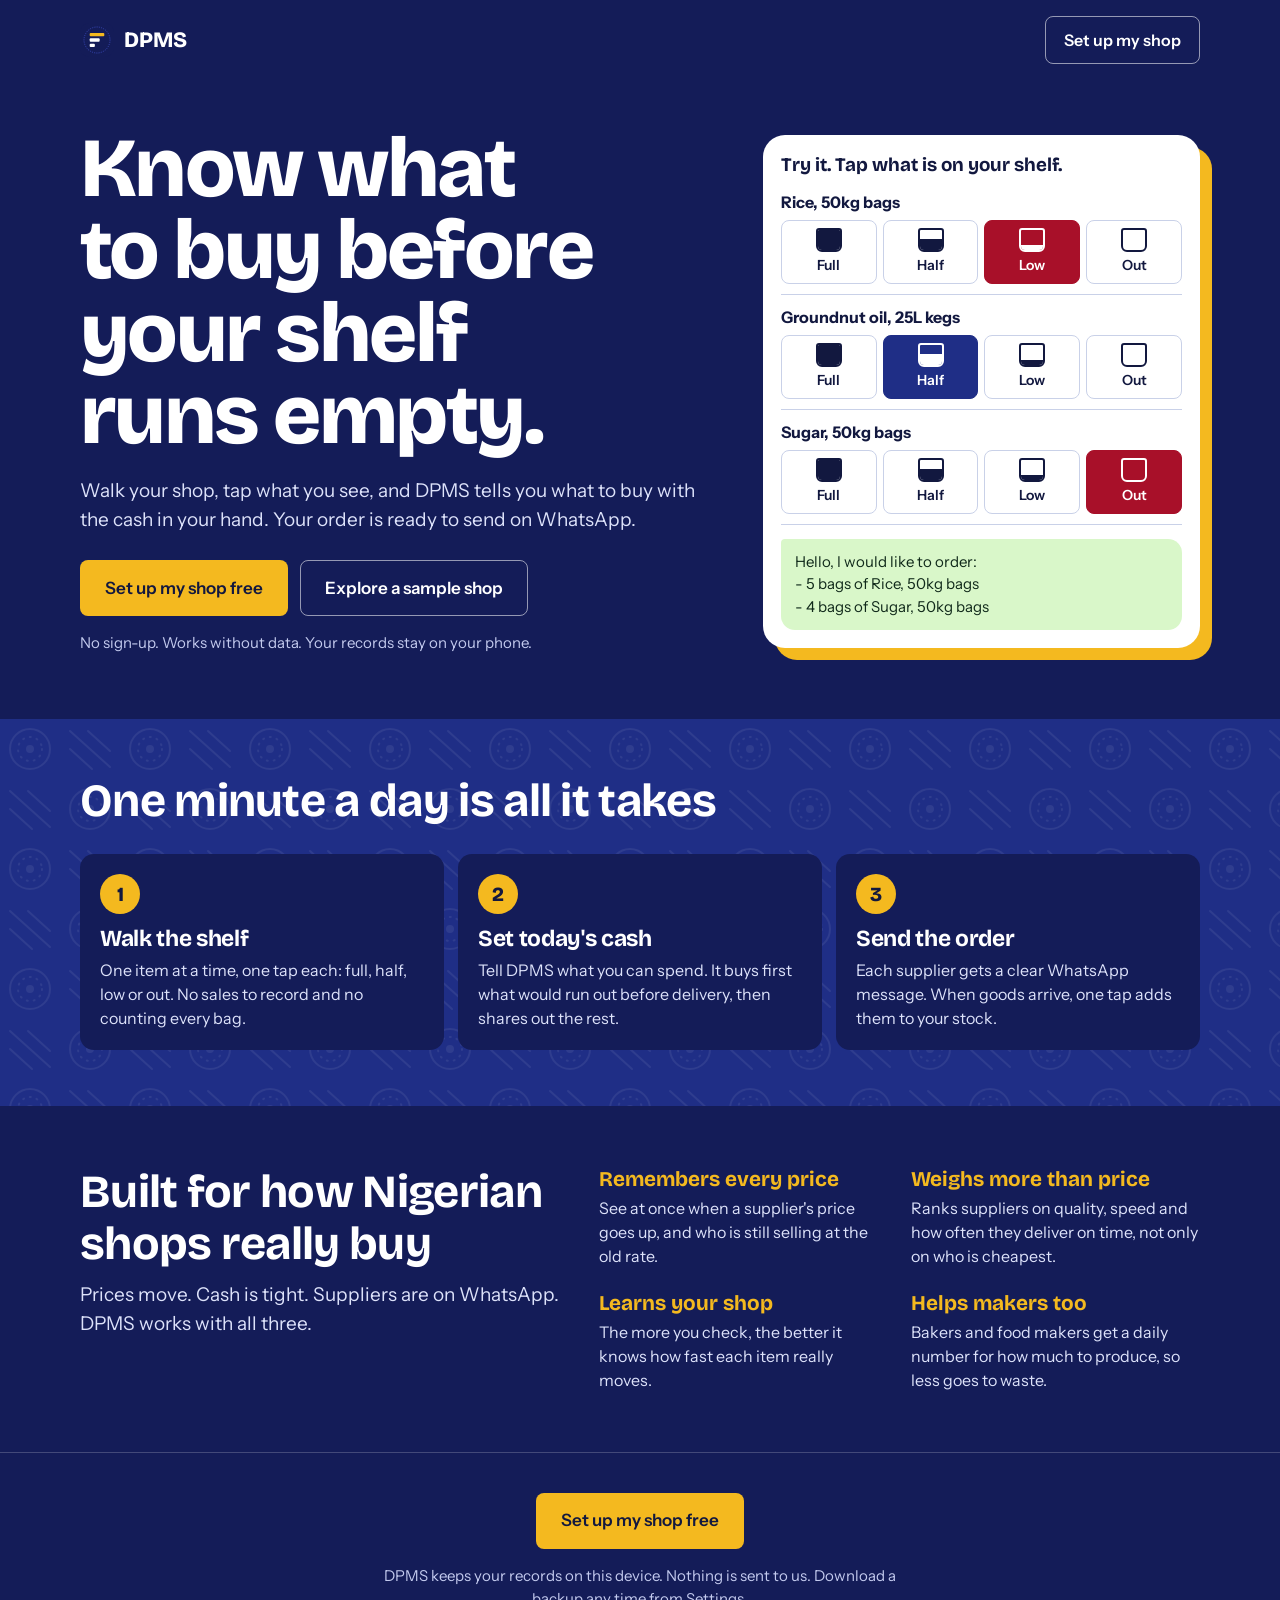
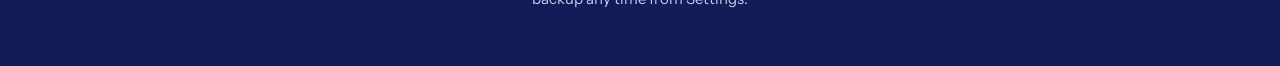
<file: index.html>
<!DOCTYPE html>
<html lang="en-NG">
<head>
<meta charset="UTF-8">
<meta name="viewport" content="width=device-width, initial-scale=1, viewport-fit=cover">
<meta http-equiv="Content-Security-Policy" content="default-src 'self'; script-src 'self'; style-src 'self' 'unsafe-inline'; img-src 'self' data:; font-src 'self'; connect-src 'self'; manifest-src 'self'; base-uri 'self'; object-src 'none'">
<title>DPMS: know what to buy before your shelf runs empty</title>
<meta name="description" content="A free stock and buying app for Nigerian shops and makers. Check your shelf in a minute, see what to buy with the cash you have, and send the order on WhatsApp. Works offline.">
<meta name="theme-color" content="#141C58">
<meta property="og:title" content="DPMS: know what to buy before your shelf runs empty">
<meta property="og:description" content="Check your shelf in a minute, plan your buying around today's cash, and send the order on WhatsApp.">
<meta property="og:type" content="website">
<link rel="manifest" href="manifest.webmanifest">
<link rel="icon" href="icons/icon.svg" type="image/svg+xml">
<link rel="apple-touch-icon" href="icons/apple-touch-icon.png">
<link rel="preload" href="fonts/bricolage.woff2" as="font" type="font/woff2" crossorigin>
<link rel="stylesheet" href="css/app.css">
</head>
<body>

<div id="landing">
  <header class="l-nav">
    <a class="wordmark" href="#top" aria-label="DPMS home"><img src="icons/icon.svg" alt="" width="34" height="34">DPMS</a>
    <button class="btn btn-quiet-light" data-act="startSetup">Set up my shop</button>
  </header>

  <section class="l-hero" id="top">
    <div class="l-hero-copy">
      <h1>Know what to buy before your shelf runs empty.</h1>
      <p>Walk your shop, tap what you see, and DPMS tells you what to buy with the cash in your hand. Your order is ready to send on WhatsApp.</p>
      <div class="l-cta">
        <button class="btn btn-turmeric btn-lg" data-act="startSetup">Set up my shop free</button>
        <button class="btn btn-quiet-light btn-lg" data-act="loadSample">Explore a sample shop</button>
      </div>
      <p class="l-note">No sign-up. Works without data. Your records stay on your phone.</p>
    </div>
    <div class="l-demo" id="demo" aria-label="Try it: tap a stock level and see the order change"></div>
  </section>

  <section class="l-band">
    <h2>One minute a day is all it takes</h2>
    <ol class="l-steps">
      <li><h3>Walk the shelf</h3><p>One item at a time, one tap each: full, half, low or out. No sales to record and no counting every bag.</p></li>
      <li><h3>Set today's cash</h3><p>Tell DPMS what you can spend. It buys first what would run out before delivery, then shares out the rest.</p></li>
      <li><h3>Send the order</h3><p>Each supplier gets a clear WhatsApp message. When goods arrive, one tap adds them to your stock.</p></li>
    </ol>
  </section>

  <section class="l-why">
    <div>
      <h2>Built for how Nigerian shops really buy</h2>
      <p>Prices move. Cash is tight. Suppliers are on WhatsApp. DPMS works with all three.</p>
    </div>
    <dl class="l-facts">
      <div><dt>Remembers every price</dt><dd>See at once when a supplier's price goes up, and who is still selling at the old rate.</dd></div>
      <div><dt>Weighs more than price</dt><dd>Ranks suppliers on quality, speed and how often they deliver on time, not only on who is cheapest.</dd></div>
      <div><dt>Learns your shop</dt><dd>The more you check, the better it knows how fast each item really moves.</dd></div>
      <div><dt>Helps makers too</dt><dd>Bakers and food makers get a daily number for how much to produce, so less goes to waste.</dd></div>
    </dl>
  </section>

  <footer class="l-foot">
    <button class="btn btn-turmeric btn-lg" data-act="startSetup">Set up my shop free</button>
    <p>DPMS keeps your records on this device. Nothing is sent to us. Download a backup any time from Settings.</p>
  </footer>
</div>

<div id="app" hidden>
  <nav class="rail" id="rail" aria-label="Main"></nav>
  <main id="view" tabindex="-1"></main>
</div>

<dialog id="sheet" aria-labelledby="sheet-title"></dialog>
<div id="toast" role="status" aria-live="polite"></div>

<noscript><p class="noscript">DPMS needs JavaScript turned on to work.</p></noscript>

<script src="js/engine.js"></script>
<script src="js/catalog.js"></script>
<script src="js/app.js"></script>
</body>
</html>
</file>
<file: css/app.css>
/* DPMS visual system. Colours come from adire cloth: indigo dye, turmeric, palm and hibiscus. */
@font-face{font-family:"Bricolage Grotesque";src:url(../fonts/bricolage.woff2) format("woff2");font-weight:500 800;font-display:swap}
@font-face{font-family:"Bricolage Grotesque";src:url(../fonts/bricolage-naira.woff2) format("woff2");font-weight:500 800;font-display:swap;unicode-range:U+20A6}
@font-face{font-family:"Instrument Sans";src:url(../fonts/instrument.woff2) format("woff2");font-weight:400 700;font-display:swap}
@font-face{font-family:"Instrument Sans";src:url(../fonts/bricolage-naira.woff2) format("woff2");font-weight:400 700;font-display:swap;unicode-range:U+20A6}

:root{
  color-scheme:light;
  --bg:#EDF0F9;--surface:#FFFFFF;--surface-2:#E3E8F6;--ink:#12183F;--ink-2:#465074;--line:#C9D1E8;
  --indigo:#1F2E86;--indigo-deep:#141C58;--turmeric:#F4B91F;
  --btn:#1F2E86;--btn-ink:#FFFFFF;--accent:#1F2E86;
  --palm:#0A6143;--palm-soft:#D5F0E3;--hib:#A81029;--hib-soft:#FBE1E5;--amber:#6E4600;--amber-soft:#FCEBBE;
  --bar:#1F2E86;--focus:#1F2E86;
  --display:"Bricolage Grotesque","Trebuchet MS",sans-serif;
  --body:"Instrument Sans",system-ui,-apple-system,"Segoe UI",Roboto,sans-serif;
  --r-s:8px;--r-m:14px;--r-l:22px;
  --safe-b:env(safe-area-inset-bottom,0px);
}
@media (prefers-color-scheme:dark){:root:not([data-theme=light]){
  color-scheme:dark;
  --bg:#0B0F31;--surface:#151B4A;--surface-2:#222A69;--ink:#EFF1FC;--ink-2:#B6BDDF;--line:#363F80;
  --btn:#F4B91F;--btn-ink:#12183F;--accent:#B9C4FF;
  --palm:#7BE3B8;--palm-soft:#0E3A33;--hib:#FFA3B1;--hib-soft:#4B1531;--amber:#FFD76E;--amber-soft:#43340F;
  --bar:#B9C4FF;--focus:#F4B91F;
}}
:root[data-theme=dark]{
  color-scheme:dark;
  --bg:#0B0F31;--surface:#151B4A;--surface-2:#222A69;--ink:#EFF1FC;--ink-2:#B6BDDF;--line:#363F80;
  --btn:#F4B91F;--btn-ink:#12183F;--accent:#B9C4FF;
  --palm:#7BE3B8;--palm-soft:#0E3A33;--hib:#FFA3B1;--hib-soft:#4B1531;--amber:#FFD76E;--amber-soft:#43340F;
  --bar:#B9C4FF;--focus:#F4B91F;
}

*{box-sizing:border-box}
html{-webkit-text-size-adjust:100%}
body{margin:0;background:var(--bg);color:var(--ink);font:400 16px/1.5 var(--body);-webkit-font-smoothing:antialiased;-webkit-tap-highlight-color:transparent}
[hidden]{display:none!important}
h1,h2,h3{font-family:var(--display);font-weight:700;line-height:1.12;margin:0;letter-spacing:-.015em;text-wrap:balance}
p{margin:0}
button,input,select,textarea{font:inherit;color:inherit}
button{cursor:pointer}
a{color:var(--accent)}
:focus-visible{outline:3px solid var(--focus);outline-offset:2px}
main:focus{outline:none}
.num{font-variant-numeric:tabular-nums}
.muted{color:var(--ink-2)}
.small{font-size:14px}
.noscript{padding:24px}

/* Buttons */
.btn{display:inline-flex;align-items:center;justify-content:center;gap:8px;min-height:48px;padding:10px 18px;border-radius:var(--r-s);border:1.5px solid transparent;background:var(--btn);color:var(--btn-ink);font-weight:600;text-decoration:none;text-align:center;transition:transform .08s ease}
.btn:active{transform:scale(.98)}
.btn svg{width:20px;height:20px;flex:none}
.btn-lg{min-height:56px;padding:12px 24px;font-size:17px}
.btn-block{display:flex;width:100%}
.btn-line{background:transparent;color:var(--ink);border-color:var(--line)}
.btn-ghost{background:transparent;color:var(--accent);padding-inline:10px}
.btn-danger{background:transparent;color:var(--hib);border-color:var(--hib)}
.btn-wa{background:#0B6B4A;color:#fff}
.btn-turmeric{background:var(--turmeric);color:#12183F}
.btn-quiet-light{background:transparent;color:#fff;border-color:rgba(255,255,255,.55)}
.icon-btn{width:48px;height:48px;display:inline-flex;align-items:center;justify-content:center;border:0;border-radius:var(--r-s);background:transparent;color:var(--ink)}
.icon-btn svg{width:24px;height:24px}
.row{display:flex;gap:10px;align-items:center}
.row-wrap{flex-wrap:wrap}
.grow{flex:1;min-width:0}
.stack{display:grid;gap:12px}

/* Landing */
#landing{background:var(--indigo-deep);color:#fff}
.l-nav{display:flex;justify-content:space-between;align-items:center;max-width:1160px;margin:auto;padding:16px 20px}
.wordmark{display:flex;align-items:center;gap:10px;color:#fff;font:800 22px var(--display);text-decoration:none}
.wordmark img{border-radius:9px}
.l-hero{position:relative;max-width:1160px;margin:auto;padding:28px 20px 64px;display:grid;gap:40px}
.l-hero h1{font-size:clamp(42px,11.5vw,84px);font-weight:800;line-height:.98;letter-spacing:-.03em}
.l-hero-copy>p:first-of-type{font-size:19px;margin-top:20px;max-width:34em;color:#DDE2FA}
.l-cta{display:flex;flex-wrap:wrap;gap:12px;margin-top:26px}
.l-note{margin-top:16px;font-size:15px;color:#C3CAEE}
.l-demo{background:var(--surface);color:var(--ink);border-radius:var(--r-l);padding:18px;box-shadow:12px 12px 0 var(--turmeric)}
.demo-row{padding:10px 0;border-bottom:1px solid var(--line)}
.demo-row b{display:block;margin-bottom:6px}
.bubble{margin-top:14px;background:#D9F7C9;color:#10291A;border-radius:4px 14px 14px 14px;padding:12px 14px;font-size:15px;white-space:pre-line}
.demo-cap{font:700 19px var(--display);margin-bottom:4px}
.l-band{position:relative;background:var(--indigo);padding:56px 20px}
.l-band::before{content:"";position:absolute;inset:0;background:url(../icons/adire.svg) 0 0/120px;opacity:.07;pointer-events:none}
.l-band>*{position:relative}
.l-band h2,.l-why h2{font-size:clamp(30px,6vw,46px)}
.l-band h2{max-width:1120px;margin:0 auto 28px}
.l-steps{list-style:none;counter-reset:s;max-width:1120px;margin:auto;padding:0;display:grid;gap:14px}
.l-steps li{counter-increment:s;background:var(--indigo-deep);padding:20px;border-radius:var(--r-m)}
.l-steps li::before{content:counter(s);display:grid;place-items:center;width:40px;height:40px;border-radius:50%;background:var(--turmeric);color:#12183F;font:800 20px var(--display);margin-bottom:12px}
.l-steps h3{font-size:23px;margin-bottom:6px}
.l-steps p{color:#DDE2FA}
.l-why{max-width:1160px;margin:auto;padding:60px 20px;display:grid;gap:28px}
.l-why>div>p{margin-top:12px;font-size:19px;color:#DDE2FA}
.l-facts{margin:0;display:grid;gap:22px}
.l-facts dt{font:700 21px var(--display);color:var(--turmeric)}
.l-facts dd{margin:4px 0 0;color:#DDE2FA}
.l-foot{padding:40px 20px 56px;text-align:center;border-top:1px solid rgba(255,255,255,.2)}
.l-foot p{margin:16px auto 0;max-width:36em;color:#C3CAEE;font-size:15px}
@media (min-width:900px){
  .l-hero{grid-template-columns:1.25fr .85fr;align-items:center;padding-top:48px}
  .l-steps{grid-template-columns:repeat(3,1fr)}
  .l-why{grid-template-columns:.9fr 1.1fr}
  .l-facts{grid-template-columns:1fr 1fr}
}

/* App frame */
#app{min-height:100dvh}
main{display:block;max-width:760px;margin:auto;padding:14px 16px calc(100px + var(--safe-b))}
.rail{position:fixed;z-index:20;left:0;right:0;bottom:0;display:flex;background:var(--surface);border-top:1px solid var(--line);padding-bottom:var(--safe-b)}
.rail .brand{display:none}
.nav{position:relative;flex:1;min-width:0;display:flex;flex-direction:column;align-items:center;gap:2px;min-height:64px;padding:9px 2px 7px;border:0;background:none;color:var(--ink-2);font-size:13px;font-weight:600}
.nav svg{width:24px;height:24px}
.nav[aria-current=page]{color:var(--accent)}
.nav[aria-current=page]::before{content:"";position:absolute;top:0;left:22%;right:22%;height:4px;border-radius:0 0 4px 4px;background:var(--turmeric)}
.count{position:absolute;top:5px;left:calc(50% + 7px);min-width:20px;height:20px;padding:0 5px;border-radius:10px;background:var(--hib);color:#fff;font-size:12px;line-height:20px;text-align:center}
:root[data-theme=dark] .count{color:#12183F}
@media (prefers-color-scheme:dark){:root:not([data-theme=light]) .count{color:#12183F}}
@media (min-width:960px){
  #app{display:grid;grid-template-columns:220px minmax(0,1fr)}
  #app:has(.rail[hidden]){display:block}
  .rail{position:sticky;top:0;height:100dvh;flex-direction:column;gap:4px;padding:18px 12px;border:0;background:var(--indigo-deep)}
  .rail .brand{display:flex;margin:0 8px 18px}
  .nav{flex:0;flex-direction:row;gap:12px;min-height:50px;padding:0 12px;border-radius:var(--r-s);font-size:16px;color:#D5DBF7}
  .nav[aria-current=page]{background:var(--indigo);color:#fff}
  .nav[aria-current=page]::before{top:12px;bottom:12px;left:0;right:auto;width:4px;height:auto;border-radius:0 4px 4px 0}
  .count{position:static;margin-left:auto}
  main{width:100%;padding:28px 32px 48px;max-width:860px}
}
.top{display:flex;justify-content:space-between;align-items:center;gap:10px;margin-bottom:14px}
.top h1{font-size:32px}
.top p{color:var(--ink-2);font-size:15px}
.back{margin:0 0 8px -10px}
.sample{display:flex;gap:10px;align-items:center;justify-content:space-between;background:var(--amber-soft);color:var(--amber);padding:8px 12px;border-radius:var(--r-s);margin-bottom:12px;font-size:15px;font-weight:600}
.sample .btn{min-height:40px;padding:6px 12px;background:transparent;color:inherit;border-color:currentColor}

/* Surfaces */
.panel{background:var(--surface);border-radius:var(--r-m);padding:16px;margin-bottom:12px}
.panel>h2,.h2{font-size:22px;margin-bottom:6px}
.section-h{display:flex;justify-content:space-between;align-items:center;margin:22px 0 10px}
.section-h h2{font-size:24px}
.empty{padding:26px 18px;text-align:center;background:var(--surface);border-radius:var(--r-m)}
.empty h2{font-size:22px;margin-bottom:6px}
.empty p{color:var(--ink-2);margin-bottom:14px}

/* Today hero: the one loud surface in the app */
.pulse{position:relative;overflow:hidden;color:#fff;background:var(--indigo-deep);border-radius:var(--r-l);padding:20px;margin-bottom:14px}
.pulse::after{content:"";position:absolute;inset:0;background:url(../icons/adire.svg) 0 0/120px;opacity:.09;pointer-events:none}
.pulse>*{position:relative;z-index:1}
.pulse h2{font-size:clamp(28px,7.5vw,38px);font-weight:800;line-height:1.05}
.pulse p{margin-top:8px;color:#DDE2FA}
.pulse .row{margin-top:16px}
.meter{height:10px;border-radius:5px;background:rgba(255,255,255,.22);overflow:hidden;margin-top:16px}
.meter i{display:block;height:100%;background:var(--turmeric);border-radius:5px;transition:width .25s ease}

.chips{display:flex;gap:8px;overflow-x:auto;margin:0 -16px 10px;padding:2px 16px;scrollbar-width:none}
.chip{flex:none;min-height:44px;padding:8px 14px;border-radius:22px;border:1.5px solid var(--line);background:var(--surface);color:var(--ink);font-weight:600;font-size:15px}
.chip[aria-pressed=true]{background:var(--btn);border-color:var(--btn);color:var(--btn-ink)}

/* Shelf items */
.item{background:var(--surface);border-radius:var(--r-m);padding:4px 14px 14px;margin-bottom:10px}
.item-h{display:flex;width:100%;min-height:44px;gap:10px;justify-content:space-between;align-items:center;padding:6px 0 0;border:0;background:none;text-align:left}
.item-h h3{font:600 18px/1.25 var(--body);letter-spacing:0}
.item-sub{color:var(--ink-2);font-size:15px;margin:2px 0 10px}
.pill{flex:none;display:inline-flex;align-items:center;gap:5px;padding:3px 9px;border-radius:12px;font-size:14px;font-weight:700;white-space:nowrap}
.pill svg{width:14px;height:14px}
.p-late{background:var(--hib-soft);color:var(--hib)}
.p-buy,.p-soon{background:var(--amber-soft);color:var(--amber)}
.p-ok{background:var(--palm-soft);color:var(--palm)}
.p-coming,.p-unknown{background:var(--surface-2);color:var(--ink)}
.levels{display:grid;grid-template-columns:repeat(4,1fr);gap:6px}
.level{display:flex;flex-direction:column;align-items:center;gap:3px;min-height:64px;padding:7px 2px 5px;border-radius:var(--r-s);border:1.5px solid var(--line);background:transparent;font-size:14px;font-weight:600}
.tank{display:block;position:relative;width:26px;height:24px;border:2px solid currentColor;border-radius:3px 3px 6px 6px;overflow:hidden}
.tank i{position:absolute;left:0;right:0;bottom:0;background:currentColor}
.level[aria-pressed=true]{background:var(--btn);border-color:var(--btn);color:var(--btn-ink)}
.level.warn[aria-pressed=true]{background:var(--hib);border-color:var(--hib);color:var(--surface)}

/* Shelf walk */
#sheet.walk{inset:0;width:100%;max-width:none;height:100dvh;max-height:none;margin:0;border-radius:0;padding:0;background:var(--indigo-deep);color:#fff;animation:none}
.w{display:flex;flex-direction:column;height:100%;max-width:560px;margin:auto;padding:12px 18px calc(18px + var(--safe-b))}
.w-top{display:flex;justify-content:space-between;align-items:center;font-weight:600}
.w-top .icon-btn{color:#fff}
.w .meter{margin:6px 0 0}
.w-name{flex:1;display:flex;flex-direction:column;justify-content:center;padding:18px 0}
.w-name h2{font-size:clamp(38px,11vw,60px);font-weight:800;line-height:1}
.w-name p{margin-top:10px;color:#DDE2FA;font-size:18px}
.w-grid{display:grid;grid-template-columns:1fr 1fr;gap:10px}
.w-btn{display:flex;align-items:center;gap:14px;min-height:96px;padding:14px;border:0;border-radius:var(--r-m);background:#fff;color:#12183F;font:800 26px var(--display);text-align:left}
.w-btn .tank{width:38px;height:44px;flex:none}
.w-btn.low{background:var(--turmeric)}
.w-btn.out{background:#FFC2CB;color:#6B0417}
.w-skip{margin-top:10px;color:#fff}
.w-done{flex:1;display:flex;flex-direction:column;justify-content:center;gap:12px}
.w-done h2{font-size:clamp(40px,11vw,60px);font-weight:800;line-height:1}
.w-done p{font-size:19px;color:#DDE2FA}

/* Buy plan */
.cash{background:var(--indigo-deep);color:#fff;border-radius:var(--r-l);padding:18px;margin-bottom:14px}
.cash label{display:block;font:700 21px var(--display);margin-bottom:8px}
.cash-in{display:flex;align-items:center;background:#fff;color:#12183F;border-radius:var(--r-s);padding:0 12px}
.cash-in span{font:800 30px var(--display)}
.cash-in input{width:100%;min-width:0;border:0;background:none;padding:10px 6px;font:800 30px var(--display);color:#12183F;outline:none}
.cash-in:focus-within{outline:3px solid var(--turmeric);outline-offset:2px}
.cash .chips{margin:10px 0 0;padding:2px}
.cash .chip{background:transparent;color:#fff;border-color:rgba(255,255,255,.5)}
.cash-sum{display:grid;grid-template-columns:repeat(2,minmax(0,1fr));gap:10px;margin-top:14px}
.cash-sum b{display:block;font:800 clamp(19px,6vw,25px) var(--display);overflow-wrap:anywhere}
.cash-sum span{color:#DDE2FA;font-size:15px}
.group-h{display:flex;justify-content:space-between;gap:10px;align-items:baseline;margin-bottom:6px}
.group-h h3{font-size:22px}
.line{padding:12px 0;border-top:1px solid var(--line)}
.line-top{display:flex;justify-content:space-between;gap:10px;font-weight:600}
.line-why{color:var(--ink-2);font-size:15px;margin:2px 0 8px}
.stepper{display:inline-flex;align-items:center;border:1.5px solid var(--line);border-radius:var(--r-s)}
.stepper button{width:46px;height:46px;border:0;background:none;font-size:24px;font-weight:600}
.stepper output{min-width:42px;text-align:center;font-weight:700}
.link{min-height:44px;padding:6px 8px;border:0;background:none;color:var(--accent);font-weight:600;text-decoration:underline;text-underline-offset:3px}

/* Orders and suppliers */
.card-btn{display:block;width:100%;text-align:left;border:0;color:inherit;background:var(--surface);border-radius:var(--r-m);padding:14px;margin-bottom:10px}
.track{list-style:none;display:grid;grid-template-columns:repeat(4,1fr);gap:4px;margin:12px 0;padding:0}
.track li{font-size:13px;font-weight:600;color:var(--ink-2);border-top:5px solid var(--line);padding-top:5px}
.track li.done{border-color:var(--palm);color:var(--ink)}
.track li.now{border-color:var(--turmeric);color:var(--ink)}
.facts{display:grid;grid-template-columns:repeat(3,1fr);gap:10px;margin:12px 0}
.facts b{display:block;font:800 22px var(--display)}
.facts span{color:var(--ink-2);font-size:14px}
.quote{display:flex;gap:10px;align-items:center;width:100%;padding:12px 0;border:0;border-top:1px solid var(--line);background:none;text-align:left}
.score{flex:none;display:grid;place-items:center;width:50px;height:50px;border-radius:50%;background:var(--surface-2);font:800 18px var(--display)}
.quote.best .score{background:var(--turmeric);color:#12183F}
.tbl-wrap{overflow-x:auto;background:var(--surface);border-radius:var(--r-m)}
.tbl{border-collapse:collapse;min-width:100%;font-size:15px}
.tbl th,.tbl td{padding:6px 8px;border-bottom:1px solid var(--line);text-align:left;white-space:nowrap}
.tbl thead th{font-weight:700}
.tbl tbody th{position:sticky;left:0;background:var(--surface);font-weight:600;max-width:150px;overflow:hidden;text-overflow:ellipsis}
.cell{min-height:44px;min-width:84px;padding:4px 8px;border:1.5px solid transparent;border-radius:var(--r-s);background:var(--surface-2);font-weight:600}
.cell.none{background:none;border:1.5px dashed var(--line);color:var(--ink-2)}
.cell.best{background:var(--palm-soft);color:var(--palm);border-color:var(--palm)}

/* Insights */
.tiles{display:grid;grid-template-columns:1fr 1fr;gap:10px;margin-bottom:12px}
.tile{background:var(--surface);border-radius:var(--r-m);padding:14px}
.tile b{display:block;font:800 clamp(24px,6.5vw,31px)/1.1 var(--display)}
.tile span{color:var(--ink-2);font-size:15px}
.bars{display:flex;align-items:flex-end;gap:2px;height:150px;margin-top:12px;border-bottom:1px solid var(--line)}
.bar{flex:1;height:100%;display:flex;align-items:flex-end;min-width:0;padding:0;border:0;background:none}
.bar i{display:block;width:100%;min-height:2px;background:var(--bar);border-radius:4px 4px 0 0}
.bar[aria-pressed=true] i{background:var(--turmeric)}
.bar-x{display:flex;justify-content:space-between;color:var(--ink-2);font-size:14px;margin-top:4px}
.hbar{display:grid;gap:3px;margin-top:12px}
.hbar div:first-child{display:flex;justify-content:space-between;gap:10px;font-size:15px}
.hbar .t{height:10px;border-radius:0 4px 4px 0;background:var(--surface-2)}
.hbar .t i{display:block;height:100%;background:var(--bar);border-radius:0 4px 4px 0}
details.panel summary{min-height:32px;font:700 20px var(--display);cursor:pointer}
details.panel p,details.panel ul{margin-top:10px;color:var(--ink-2)}
details.panel ul{padding-left:20px}
.spark{display:block;width:100%;height:56px;margin:8px 0;color:var(--bar)}

/* Sheets and forms */
#sheet{width:100%;max-width:560px;max-height:92dvh;margin:auto auto 0;padding:18px 18px calc(18px + var(--safe-b));border:0;border-radius:var(--r-l) var(--r-l) 0 0;background:var(--surface);color:var(--ink);overflow-y:auto;animation:rise .2s ease-out}
#sheet::backdrop{background:rgba(8,11,40,.65)}
@keyframes rise{from{transform:translateY(32px);opacity:0}}
@media (min-width:640px){#sheet{margin:auto;border-radius:var(--r-l)}}
.sheet-h{display:flex;justify-content:space-between;align-items:flex-start;gap:10px;margin-bottom:12px}
.sheet-h h2{font-size:26px;padding-top:8px}
.sheet-h .icon-btn{margin:-4px -10px 0 0}
.field{display:block;margin-bottom:14px}
.field>span,.legend{display:block;font-weight:600;margin-bottom:5px;padding:0}
.field small,.hint{display:block;color:var(--ink-2);font-size:14px;margin-top:4px}
.field input,.field select,.field textarea{width:100%;min-height:50px;padding:10px 12px;border:1.5px solid var(--line);border-radius:var(--r-s);background:var(--bg);font-size:17px}
.two{display:grid;grid-template-columns:1fr 1fr;gap:10px}
fieldset{border:0;margin:0 0 14px;padding:0;min-width:0}
.stars{display:flex;gap:4px}
.stars label{position:relative;display:grid;place-items:center;width:48px;height:48px;cursor:pointer;font-size:32px;line-height:1;color:var(--line)}
.stars input{position:absolute;opacity:0;inset:0;margin:0}
.stars label.on{color:#C98A00}
.stars label:focus-within{outline:3px solid var(--focus);border-radius:var(--r-s)}
.daypick{display:flex;flex-wrap:wrap;gap:6px}
.daypick label{position:relative;display:grid;place-items:center;min-width:50px;min-height:44px;border:1.5px solid var(--line);border-radius:var(--r-s);font-weight:600;font-size:15px}
.daypick input{position:absolute;inset:0;opacity:0;margin:0}
.daypick label:has(input:checked){background:var(--btn);border-color:var(--btn);color:var(--btn-ink)}
.daypick label:focus-within{outline:3px solid var(--focus)}
.actions{display:grid;gap:8px;margin-top:6px}
.msg{white-space:pre-wrap;background:var(--bg);border-radius:var(--r-s);padding:12px;margin-bottom:12px;font-size:15px}
details.more{margin-bottom:14px}
details.more summary{min-height:44px;display:flex;align-items:center;font-weight:600;color:var(--accent);cursor:pointer}
.setting{display:flex;align-items:center;justify-content:space-between;gap:12px;padding:10px 0}
.seg{display:grid;grid-auto-flow:column;grid-auto-columns:1fr;gap:4px;padding:4px;border-radius:var(--r-s);background:var(--surface-2)}
.seg button{min-height:44px;border:0;border-radius:6px;background:none;font-weight:600}
.seg button[aria-pressed=true]{background:var(--btn);color:var(--btn-ink)}

/* Setup */
.onb{min-height:100dvh;background:var(--indigo-deep);color:#fff;padding:20px 18px calc(24px + var(--safe-b))}
.onb-in{max-width:560px;margin:auto}
.onb .meter{margin:8px 0 28px}
.onb h1{font-size:clamp(34px,9vw,46px);font-weight:800;margin-bottom:10px}
.onb p{color:#DDE2FA;margin-bottom:18px}
.onb .field input{background:#fff;color:#12183F;border-color:#fff;font-size:20px}
.choice{display:flex;width:100%;gap:14px;align-items:center;min-height:72px;padding:12px 14px;margin-bottom:10px;border:2px solid rgba(255,255,255,.35);border-radius:var(--r-m);background:transparent;color:#fff;text-align:left;font-size:18px;font-weight:600}
.choice small{display:block;font-weight:400;font-size:15px;color:#DDE2FA}
.choice .e{font-size:28px}
.choice[aria-pressed=true]{background:var(--turmeric);border-color:var(--turmeric);color:#12183F}
.choice[aria-pressed=true] small{color:#12183F}
.onb-foot{position:sticky;bottom:0;padding:12px 0 0;background:linear-gradient(transparent,var(--indigo-deep) 30%)}

/* Toast */
#toast{position:fixed;z-index:60;left:50%;bottom:calc(84px + var(--safe-b));transform:translate(-50%,16px);display:flex;align-items:center;gap:12px;width:max-content;max-width:calc(100vw - 32px);padding:10px 16px;border-radius:var(--r-s);background:var(--ink);color:var(--bg);font-weight:600;opacity:0;pointer-events:none;transition:opacity .15s,transform .15s}
#toast.show{opacity:1;transform:translate(-50%,0);pointer-events:auto}
#toast button{min-height:40px;padding:4px 10px;border:0;background:none;color:inherit;font-weight:800;text-decoration:underline}

@media (prefers-reduced-motion:reduce){*,*::before,*::after{animation:none!important;transition:none!important}}
@media (forced-colors:active){.level[aria-pressed=true],.chip[aria-pressed=true]{outline:3px solid CanvasText}}
</file>
